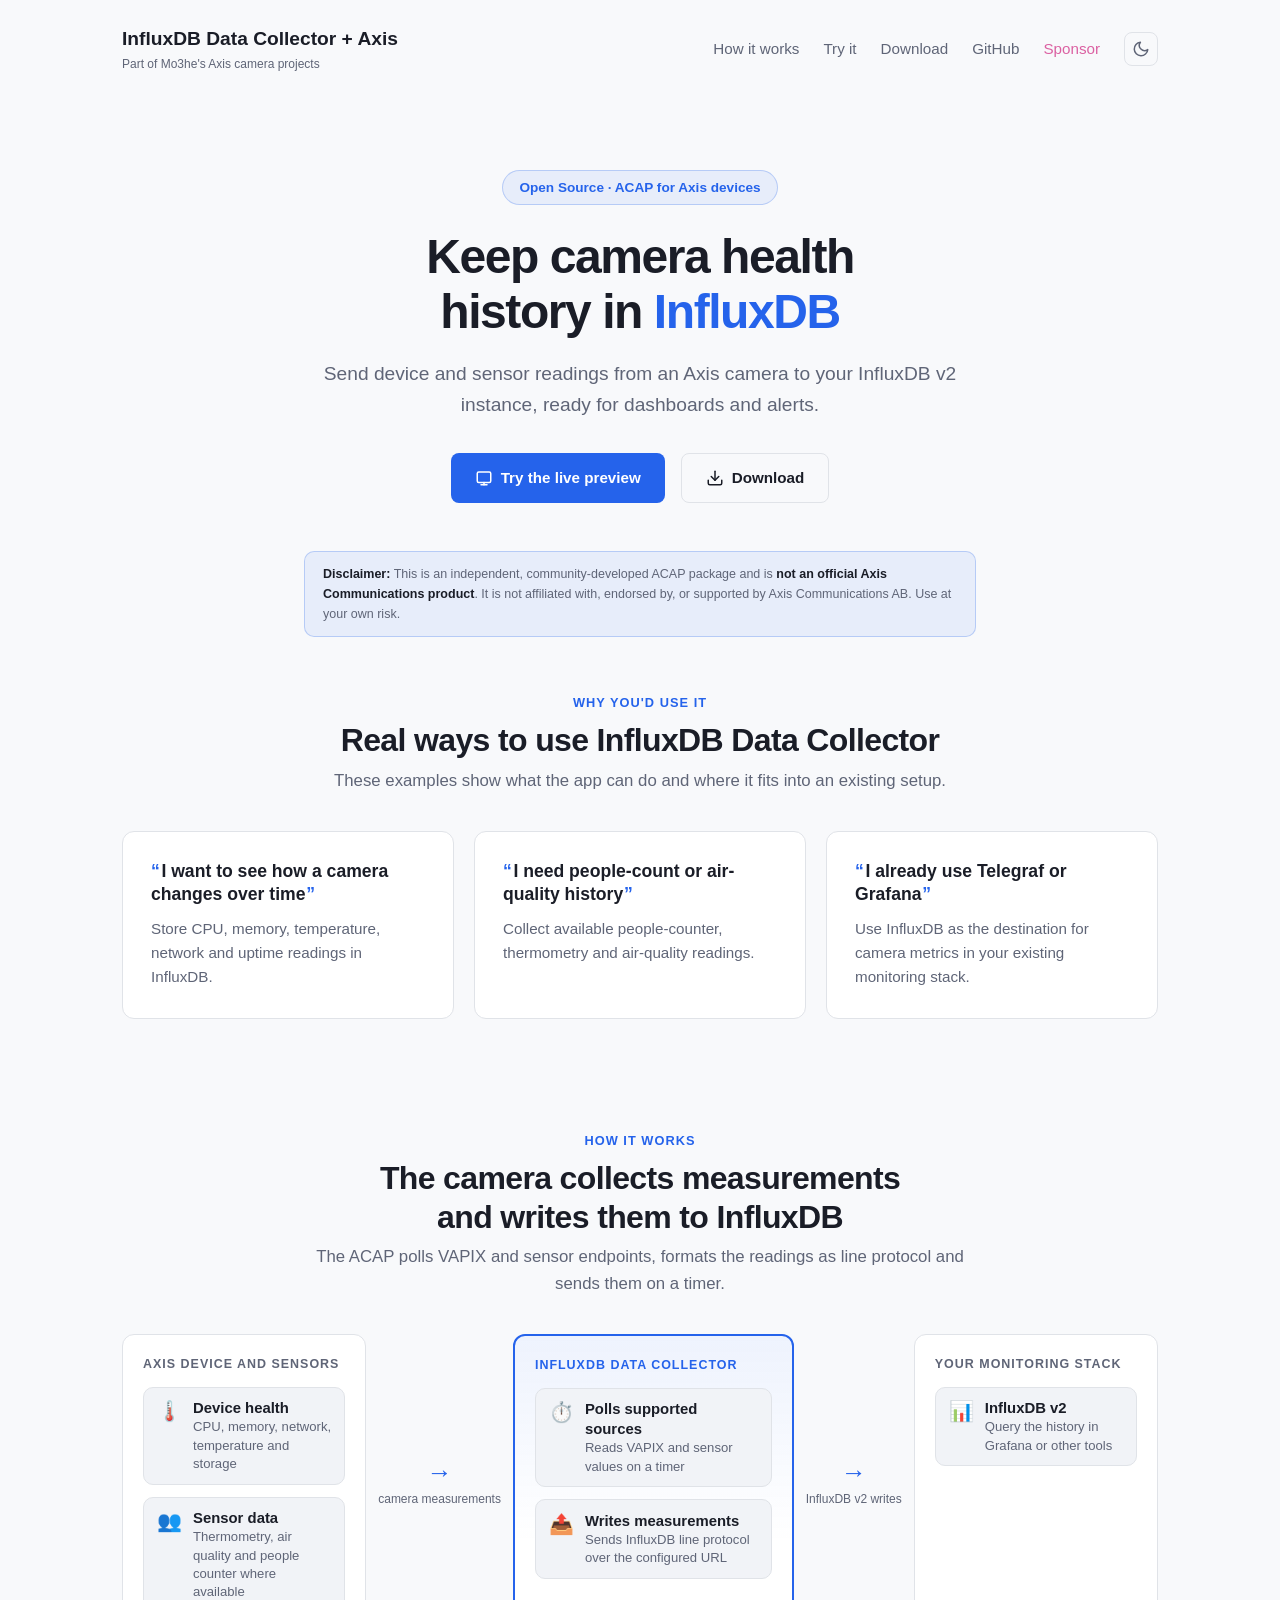
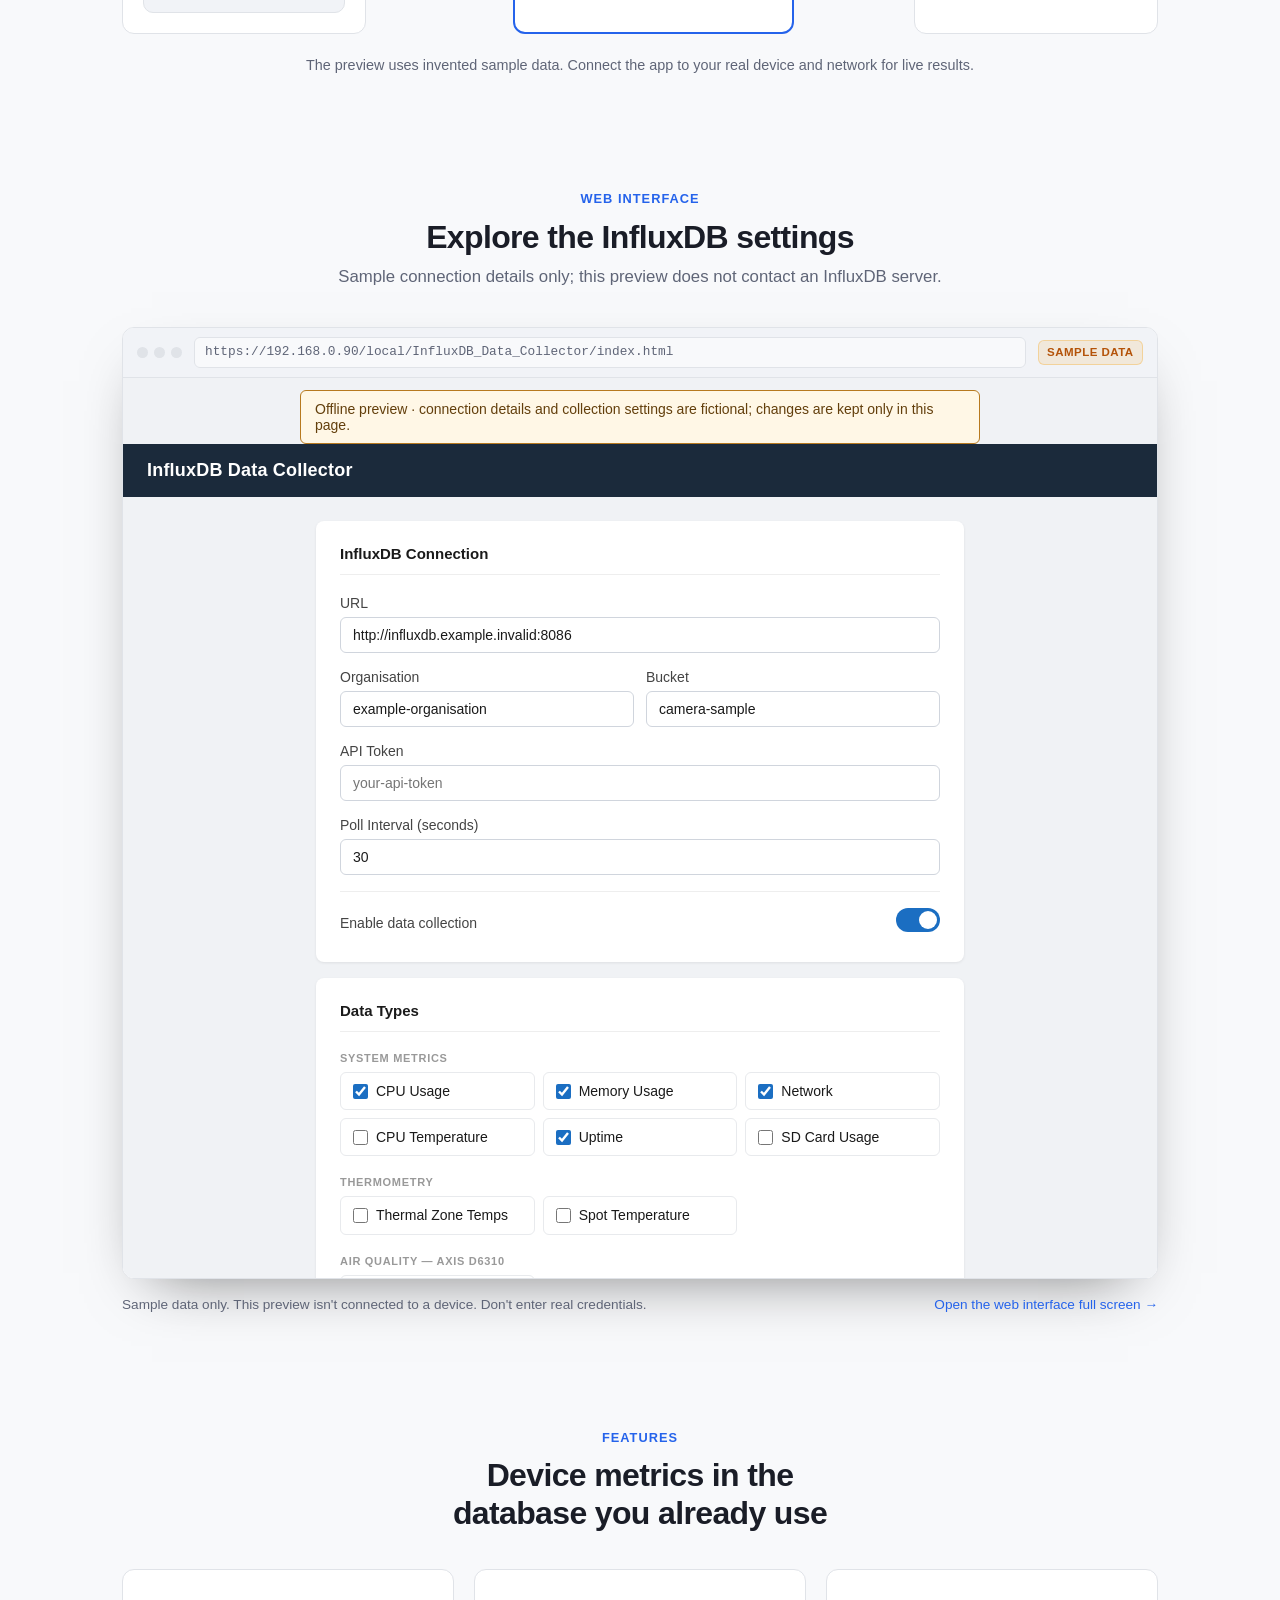
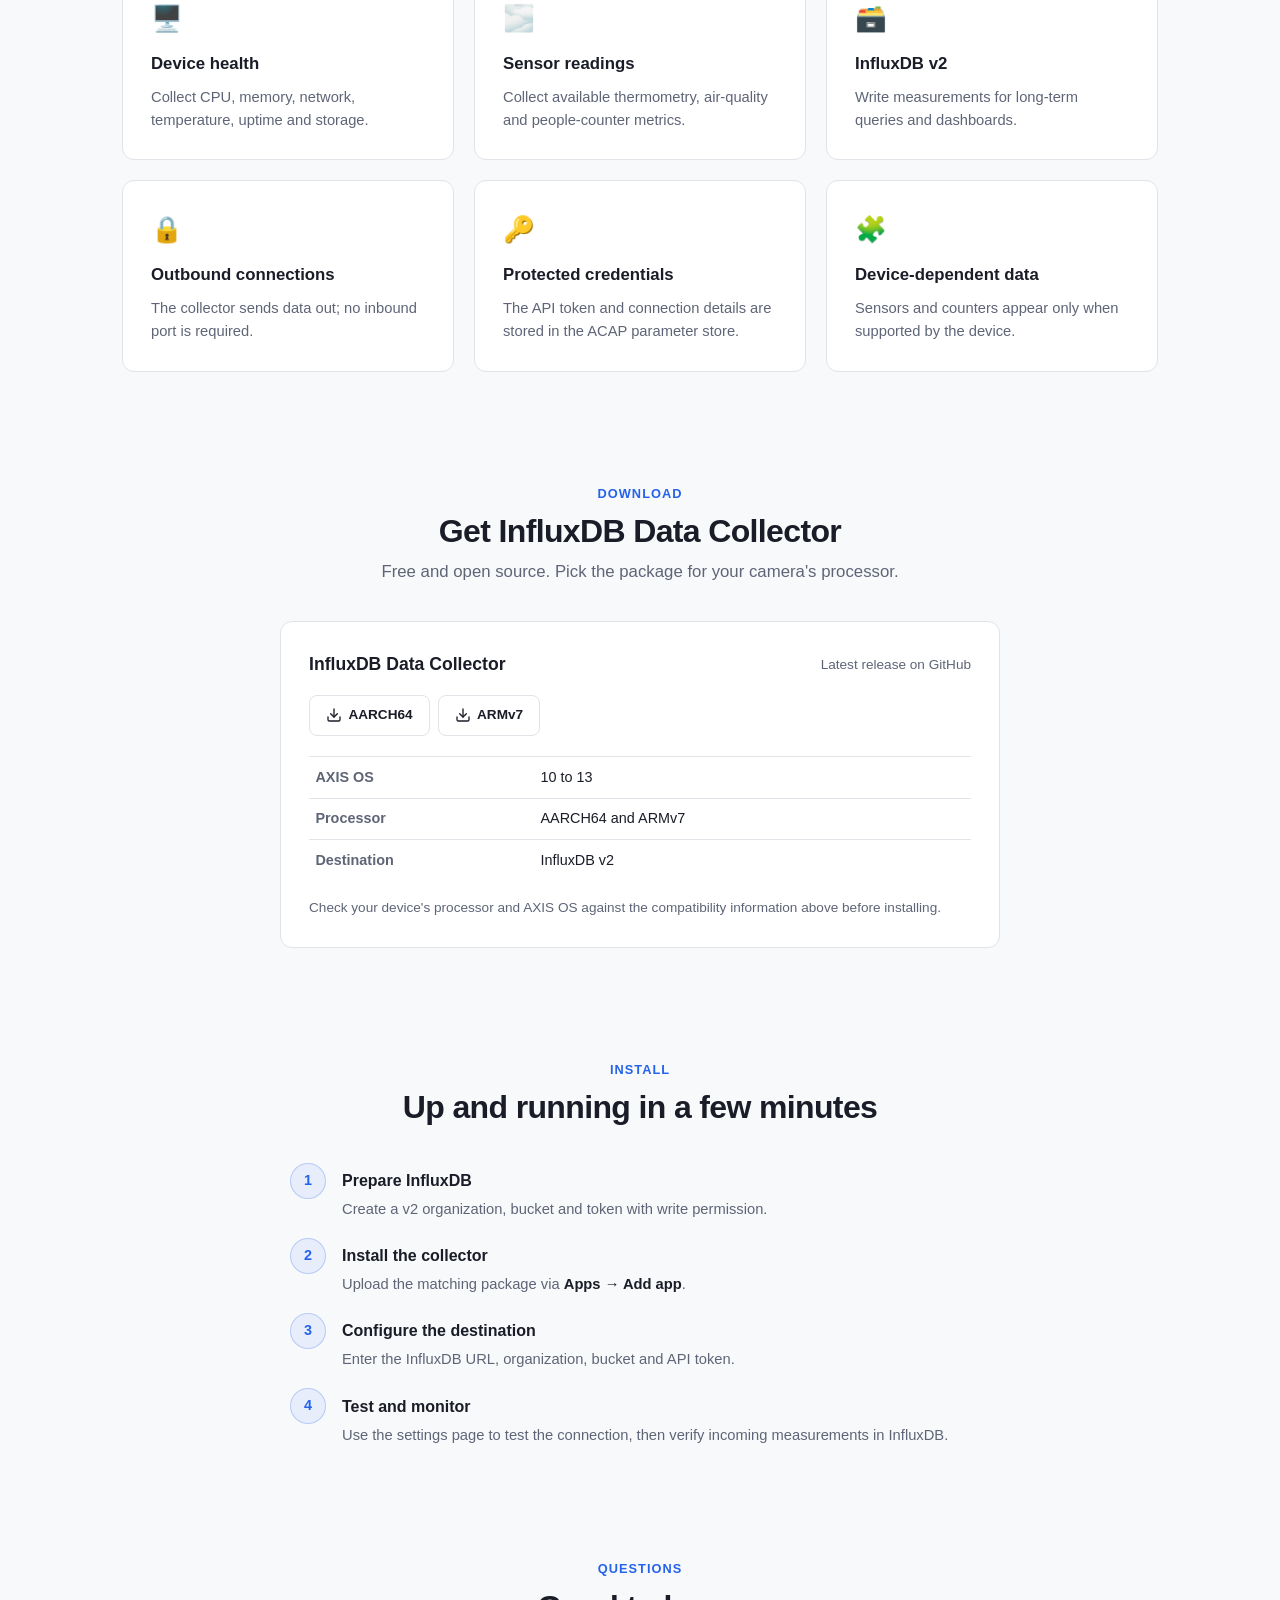
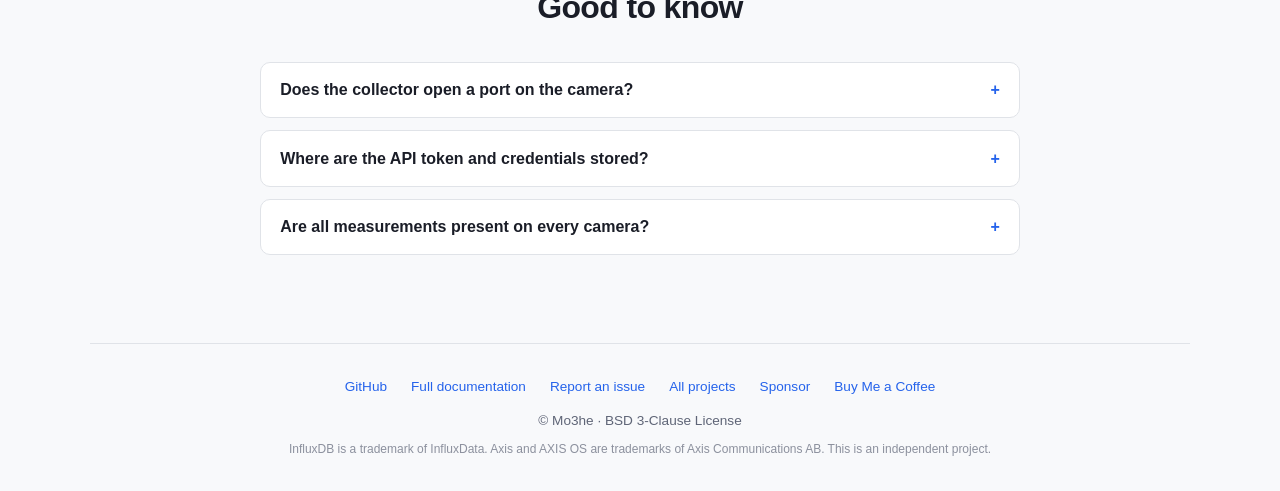
<file: docs/index.html>
<!DOCTYPE html>
<html lang="en">
<head>
  <meta charset="UTF-8">
  <meta name="viewport" content="width=device-width, initial-scale=1.0">
  <title>InfluxDB Data Collector for Axis Cameras</title>
  <meta name="description" content="Collect Axis camera, recorder and sensor metrics and send them to InfluxDB v2 for dashboards and long-term history.">
  <link rel="canonical" href="https://mo3he.github.io/acap_influxdb_data_collector/">
  <meta property="og:type" content="website">
  <meta property="og:url" content="https://mo3he.github.io/acap_influxdb_data_collector/">
  <meta property="og:title" content="InfluxDB Data Collector for Axis Cameras">
  <meta property="og:description" content="Collect Axis camera, recorder and sensor metrics and send them to InfluxDB v2 for dashboards and long-term history.">
  <meta name="twitter:card" content="summary">
  <meta name="twitter:title" content="InfluxDB Data Collector for Axis Cameras">
  <meta name="twitter:description" content="Collect Axis camera, recorder and sensor metrics and send them to InfluxDB v2 for dashboards and long-term history.">
  <style>
    :root {
      --bg: #0f1117;
      --surface: #181b23;
      --surface-2: #1f232d;
      --border: #262a35;
      --text: #e4e6ed;
      --muted: #8b8fa3;
      --accent: #4f8ff7;
      --accent-hover: #6ba1ff;
      --accent-soft: rgba(79, 143, 247, 0.12);
      --accent-line: rgba(79, 143, 247, 0.25);
      --amber: #f59e0b;
      --radius: 12px;
    }
    [data-theme="light"] {
      --bg: #f8f9fb;
      --surface: #ffffff;
      --surface-2: #f1f3f7;
      --border: #e0e3e8;
      --text: #1a1d27;
      --muted: #5f6577;
      --accent: #2563eb;
      --accent-hover: #1d4ed8;
      --accent-soft: rgba(37, 99, 235, 0.08);
      --accent-line: rgba(37, 99, 235, 0.25);
      --amber: #b45309;
    }
    * { margin: 0; padding: 0; box-sizing: border-box; }
    html { scroll-behavior: smooth; }
    body {
      font-family: -apple-system, BlinkMacSystemFont, 'Segoe UI', Roboto, Oxygen, sans-serif;
      background: var(--bg);
      color: var(--text);
      line-height: 1.6;
    }
    a { color: var(--accent); text-decoration: none; }
    a:hover { color: var(--accent-hover); }
    a:focus-visible, button:focus-visible, summary:focus-visible { outline: 2px solid var(--accent); outline-offset: 3px; border-radius: 4px; }
    code { font-family: ui-monospace, SFMono-Regular, Menlo, monospace; font-size: 0.88em; background: var(--surface-2); border: 1px solid var(--border); border-radius: 5px; padding: 0.05em 0.35em; }
    .wrap { max-width: 1100px; margin: 0 auto; padding: 0 2rem; }
    section { padding: 3.5rem 0; }
    .section-head { text-align: center; max-width: 680px; margin: 0 auto 2.25rem; }
    .section-head h2 { font-size: 2rem; font-weight: 800; letter-spacing: -0.02em; line-height: 1.2; margin-bottom: 0.5rem; text-wrap: balance; }
    .section-head p { color: var(--muted); font-size: 1.05rem; }
    .eyebrow { display: block; color: var(--accent); font-size: 0.8rem; font-weight: 700; letter-spacing: 0.08em; text-transform: uppercase; margin-bottom: 0.5rem; }
    /* Nav */
    nav { display: flex; justify-content: space-between; align-items: center; max-width: 1100px; margin: 0 auto; padding: 1.5rem 2rem; gap: 1rem; }
    nav .logo { font-size: 1.2rem; font-weight: 700; color: var(--text); }
    nav .logo small { display: block; font-size: 0.75rem; font-weight: 500; color: var(--muted); }
    nav .logo small a { color: inherit; }
    nav .logo small a:hover { color: var(--text); }
    nav .links { display: flex; gap: 1.5rem; align-items: center; }
    nav .links a { color: var(--muted); font-size: 0.95rem; }
    nav .links a:hover { color: var(--text); }
    nav .links a.sponsor { color: #db61a2; }
    .theme-toggle { background: none; border: 1px solid var(--border); color: var(--muted); cursor: pointer; border-radius: 8px; padding: 0.4rem; display: flex; align-items: center; justify-content: center; transition: all 0.2s; width: 34px; height: 34px; }
    .theme-toggle:hover { border-color: var(--muted); color: var(--text); }
    .theme-toggle svg { width: 18px; height: 18px; }
    /* Hero */
    .hero { text-align: center; padding: 4.5rem 2rem 3rem; max-width: 820px; margin: 0 auto; }
    .badge { display: inline-block; background: var(--accent-soft); color: var(--accent); padding: 0.35rem 1rem; border-radius: 20px; font-size: 0.85rem; font-weight: 600; margin-bottom: 1.5rem; border: 1px solid var(--accent-line); }
    .badge.beta { background: rgba(245, 158, 11, 0.12); color: var(--amber); border-color: rgba(245, 158, 11, 0.3); }
    .hero h1 { font-size: 3rem; font-weight: 800; letter-spacing: -0.03em; line-height: 1.15; margin-bottom: 1.25rem; text-wrap: balance; }
    .hero h1 span { color: var(--accent); }
    @media (min-width: 641px) { .hero h1 span { white-space: nowrap; } }
    .hero p { font-size: 1.2rem; color: var(--muted); max-width: 640px; margin: 0 auto 2rem; }
    .hero-buttons { display: flex; gap: 1rem; justify-content: center; flex-wrap: wrap; }
    .btn { display: inline-flex; align-items: center; gap: 0.5rem; padding: 0.75rem 1.5rem; border-radius: 8px; font-size: 0.95rem; font-weight: 600; transition: all 0.2s; }
    .btn svg { width: 18px; height: 18px; }
    .btn-primary { background: var(--accent); color: #fff; }
    .btn-primary:hover { background: var(--accent-hover); color: #fff; }
    .btn-outline { border: 1px solid var(--border); color: var(--text); background: transparent; }
    .btn-outline:hover { border-color: var(--muted); color: var(--text); }
    .disclaimer { max-width: 720px; margin: 0 auto; padding: 0 1.5rem; }
    .disclaimer div { background: var(--accent-soft); border: 1px solid var(--accent-line); border-radius: 10px; padding: 12px 18px; font-size: 12.5px; color: var(--muted); line-height: 1.6; }
    .disclaimer strong { color: var(--text); }
    /* Story cards */
    .story-grid { display: grid; grid-template-columns: repeat(auto-fit, minmax(280px, 1fr)); gap: 1.25rem; }
    .story { background: var(--surface); border: 1px solid var(--border); border-radius: var(--radius); padding: 1.75rem; }
    .story .q { font-size: 1.1rem; font-weight: 700; line-height: 1.35; margin-bottom: 0.6rem; }
    .story .q::before { content: "\201C"; color: var(--accent); margin-right: 0.1rem; }
    .story .q::after { content: "\201D"; color: var(--accent); margin-left: 0.05rem; }
    .story p { color: var(--muted); font-size: 0.95rem; }
    /* Flow diagram */
    .flow { display: grid; grid-template-columns: 1fr auto 1.15fr auto 1fr; align-items: stretch; gap: 0.75rem; }
    .flow-col { background: var(--surface); border: 1px solid var(--border); border-radius: var(--radius); padding: 1.25rem; display: flex; flex-direction: column; gap: 0.75rem; }
    .flow-col.core { border: 2px solid var(--accent); background: linear-gradient(180deg, var(--accent-soft), transparent 70%), var(--surface); }
    .flow-col h3 { font-size: 0.78rem; font-weight: 700; letter-spacing: 0.08em; text-transform: uppercase; color: var(--muted); }
    .flow-col.core h3 { color: var(--accent); }
    .node { display: flex; gap: 0.7rem; align-items: flex-start; background: var(--surface-2); border: 1px solid var(--border); border-radius: 10px; padding: 0.65rem 0.8rem; }
    .node .i { font-size: 1.25rem; line-height: 1.3; }
    .node strong { display: block; font-size: 0.93rem; line-height: 1.35; }
    .node span { display: block; color: var(--muted); font-size: 0.82rem; line-height: 1.4; }
    .flow-link { display: flex; flex-direction: column; align-items: center; justify-content: center; gap: 0.35rem; color: var(--accent); min-width: 72px; }
    .flow-link .arrow { font-size: 1.6rem; line-height: 1; }
    .flow-link .arrow::before { content: "\2192"; }
    .flow-link small { color: var(--muted); font-size: 0.75rem; text-align: center; max-width: 9rem; line-height: 1.35; }
    .flow-note { text-align: center; color: var(--muted); font-size: 0.9rem; margin: 1.25rem auto 0; max-width: 760px; }
    /* Preview */
    .preview-tabs { display: flex; gap: 0.5rem; justify-content: center; flex-wrap: wrap; margin-bottom: 1rem; }
    .preview-tabs button { font: inherit; font-size: 0.9rem; font-weight: 600; color: var(--muted); background: transparent; border: 1px solid var(--border); border-radius: 20px; padding: 0.4rem 1rem; cursor: pointer; }
    .preview-tabs button:hover { color: var(--text); border-color: var(--muted); }
    .preview-tabs button[aria-selected="true"] { color: var(--accent); background: var(--accent-soft); border-color: var(--accent-line); }
    .browser { border: 1px solid var(--border); border-radius: var(--radius); overflow: hidden; background: var(--surface); box-shadow: 0 24px 60px -30px rgba(0, 0, 0, 0.55); }
    .browser-bar { display: flex; align-items: center; gap: 0.75rem; padding: 0.6rem 0.9rem; border-bottom: 1px solid var(--border); background: var(--surface-2); }
    .dots { display: flex; gap: 6px; }
    .dots i { width: 11px; height: 11px; border-radius: 50%; background: var(--border); display: block; }
    .url { flex: 1; min-width: 0; font-family: ui-monospace, SFMono-Regular, Menlo, monospace; font-size: 0.8rem; color: var(--muted); background: var(--bg); border: 1px solid var(--border); border-radius: 6px; padding: 0.25rem 0.6rem; white-space: nowrap; overflow: hidden; text-overflow: ellipsis; }
    .sample { font-size: 0.72rem; font-weight: 700; letter-spacing: 0.04em; text-transform: uppercase; color: var(--amber); background: rgba(245, 158, 11, 0.12); border: 1px solid rgba(245, 158, 11, 0.3); border-radius: 6px; padding: 0.15rem 0.5rem; white-space: nowrap; }
    .browser iframe { display: block; width: 100%; border: 0; background: #fff; }
    .preview-foot { display: flex; justify-content: space-between; gap: 1rem; flex-wrap: wrap; color: var(--muted); font-size: 0.85rem; margin-top: 0.9rem; }
    /* Features */
    .features { display: grid; grid-template-columns: repeat(auto-fit, minmax(300px, 1fr)); gap: 1.25rem; }
    .feature-card { background: var(--surface); border: 1px solid var(--border); border-radius: var(--radius); padding: 1.75rem; }
    .feature-card .icon { font-size: 1.6rem; margin-bottom: 0.75rem; }
    .feature-card h3 { font-size: 1.05rem; font-weight: 700; margin-bottom: 0.5rem; }
    .feature-card p { color: var(--muted); font-size: 0.92rem; line-height: 1.55; }
    /* Download */
    .download-card { max-width: 720px; margin: 0 auto; background: var(--surface); border: 1px solid var(--border); border-radius: var(--radius); padding: 1.75rem; }
    .download-card .row { display: flex; justify-content: space-between; align-items: center; gap: 1rem; flex-wrap: wrap; margin-bottom: 1rem; }
    .download-card h3 { font-size: 1.1rem; font-weight: 700; }
    .version { font-size: 0.85rem; color: var(--muted); }
    .arch-buttons { display: flex; gap: 0.5rem; flex-wrap: wrap; margin-bottom: 1.25rem; }
    .arch-btn { display: inline-flex; align-items: center; gap: 0.4rem; padding: 0.55rem 1rem; border-radius: 8px; font-size: 0.85rem; font-weight: 600; border: 1px solid var(--border); color: var(--text); background: transparent; transition: all 0.2s; }
    .arch-btn:hover { border-color: var(--accent); color: var(--accent); }
    .arch-btn svg { width: 16px; height: 16px; }
    .compat { width: 100%; border-collapse: collapse; font-size: 0.9rem; }
    .compat th, .compat td { text-align: left; padding: 0.55rem 0.4rem; border-top: 1px solid var(--border); vertical-align: top; }
    .compat th { color: var(--muted); font-weight: 600; width: 34%; }
    .arch-help { color: var(--muted); font-size: 0.85rem; margin-top: 1rem; }
    .arch-help strong { color: var(--text); }
    /* Install */
    .steps { max-width: 700px; margin: 0 auto; display: flex; flex-direction: column; gap: 1rem; }
    .step { display: flex; gap: 1rem; align-items: flex-start; }
    .step-num { min-width: 36px; height: 36px; border-radius: 50%; background: var(--accent-soft); color: var(--accent); display: flex; align-items: center; justify-content: center; font-weight: 700; font-size: 0.9rem; border: 1px solid var(--accent-line); }
    .step-text { padding-top: 0.35rem; }
    .step-text strong { display: block; margin-bottom: 0.15rem; }
    .step-text span { color: var(--muted); font-size: 0.92rem; }
    .step-text span strong { display: inline; color: var(--text); margin: 0; }
    /* FAQ */
    .faq { max-width: 760px; margin: 0 auto; display: flex; flex-direction: column; gap: 0.75rem; }
    .faq details { background: var(--surface); border: 1px solid var(--border); border-radius: 10px; padding: 0.9rem 1.2rem; }
    .faq summary { cursor: pointer; font-weight: 600; list-style: none; display: flex; justify-content: space-between; gap: 1rem; }
    .faq summary::-webkit-details-marker { display: none; }
    .faq summary::after { content: "+"; color: var(--accent); font-weight: 700; }
    .faq details[open] summary::after { content: "\2212"; }
    .faq details p { color: var(--muted); font-size: 0.93rem; margin-top: 0.6rem; }
    /* Footer */
    footer { border-top: 1px solid var(--border); text-align: center; padding: 2rem; color: var(--muted); font-size: 0.85rem; max-width: 1100px; margin: 2rem auto 0; }
    footer .footer-links { display: flex; gap: 1.5rem; justify-content: center; flex-wrap: wrap; margin-bottom: 0.75rem; }
    footer .fine { font-size: 0.75rem; opacity: 0.7; margin-top: 0.5rem; }
    @media (max-width: 900px) {
      .flow { grid-template-columns: 1fr; }
      .flow-link { flex-direction: row; min-width: 0; padding: 0.15rem 0; }
      .flow-link .arrow::before { content: "\2193"; }
      .flow-link small { max-width: none; }
    }
    @media (max-width: 760px) {
      nav { padding: 1rem 1.25rem; flex-wrap: wrap; }
      nav .links { gap: 1rem; flex-wrap: wrap; }
      nav .links .opt { display: none; }
    }
    @media (max-width: 640px) {
      .wrap { padding: 0 1.25rem; }
      section { padding: 2.5rem 0; }
      .hero h1 { font-size: 2.1rem; }
      .hero { padding: 3rem 1.25rem 2rem; }
      .hero p { font-size: 1.05rem; }
      .hero-buttons { flex-direction: column; align-items: center; }
      .section-head h2 { font-size: 1.6rem; }
      .dots { display: none; }
    }
    @media (prefers-reduced-motion: reduce) { html { scroll-behavior: auto; } * { transition: none !important; } }
  </style>
</head>
<body>
  <nav>
    <div class="logo">InfluxDB Data Collector + Axis<small><a href="https://mo3he.github.io/">Part of Mo3he's Axis camera projects</a></small></div>
    <div class="links">
      <a href="#how" class="opt">How it works</a>
      <a href="#preview">Try it</a>
      <a href="#download">Download</a>
      <a href="https://github.com/Mo3he/acap_influxdb_data_collector" target="_blank" rel="noopener">GitHub</a>
      <a href="https://github.com/sponsors/Mo3he" target="_blank" rel="noopener" class="sponsor opt">Sponsor</a>
      <button class="theme-toggle" id="themeToggle" type="button" aria-label="Toggle light and dark theme">
        <svg id="iconSun" viewBox="0 0 24 24" fill="none" stroke="currentColor" stroke-width="2" stroke-linecap="round" stroke-linejoin="round" aria-hidden="true"><circle cx="12" cy="12" r="5"/><line x1="12" y1="1" x2="12" y2="3"/><line x1="12" y1="21" x2="12" y2="23"/><line x1="4.22" y1="4.22" x2="5.64" y2="5.64"/><line x1="18.36" y1="18.36" x2="19.78" y2="19.78"/><line x1="1" y1="12" x2="3" y2="12"/><line x1="21" y1="12" x2="23" y2="12"/><line x1="4.22" y1="19.78" x2="5.64" y2="18.36"/><line x1="18.36" y1="5.64" x2="19.78" y2="4.22"/></svg>
        <svg id="iconMoon" viewBox="0 0 24 24" fill="none" stroke="currentColor" stroke-width="2" stroke-linecap="round" stroke-linejoin="round" style="display:none" aria-hidden="true"><path d="M21 12.79A9 9 0 1 1 11.21 3 7 7 0 0 0 21 12.79z"/></svg>
      </button>
    </div>
  </nav>

  <header class="hero">
    <div class="badge">Open Source &middot; ACAP for Axis devices</div>
    <h1>Keep camera health history in <span>InfluxDB</span></h1>
    <p>Send device and sensor readings from an Axis camera to your InfluxDB v2 instance, ready for dashboards and alerts.</p>
    <div class="hero-buttons">
      <a href="#preview" class="btn btn-primary"><svg viewBox="0 0 24 24" fill="none" stroke="currentColor" stroke-width="2" stroke-linecap="round" stroke-linejoin="round" aria-hidden="true"><rect x="3" y="4" width="18" height="14" rx="2"/><path d="M8 21h8"/><path d="M12 18v3"/></svg> Try the live preview</a>
      <a href="#download" class="btn btn-outline"><svg viewBox="0 0 24 24" fill="none" stroke="currentColor" stroke-width="2" stroke-linecap="round" stroke-linejoin="round" aria-hidden="true"><path d="M21 15v4a2 2 0 0 1-2 2H5a2 2 0 0 1-2-2v-4"/><polyline points="7 10 12 15 17 10"/><line x1="12" y1="15" x2="12" y2="3"/></svg> Download</a>
    </div>
  </header>

  <div class="disclaimer"><div>
    <strong>Disclaimer:</strong> This is an independent, community-developed ACAP package and is <strong>not an official Axis Communications product</strong>. It is not affiliated with, endorsed by, or supported by Axis Communications AB. Use at your own risk.
  </div></div>

  <main>
    <section id="why">
      <div class="wrap">
        <div class="section-head">
          <span class="eyebrow">Why you'd use it</span>
          <h2>Real ways to use InfluxDB Data Collector</h2>
          <p>These examples show what the app can do and where it fits into an existing setup.</p>
        </div>
        <div class="story-grid">
          <div class="story"><div class="q">I want to see how a camera changes over time</div><p>Store CPU, memory, temperature, network and uptime readings in InfluxDB.</p></div>
          <div class="story"><div class="q">I need people-count or air-quality history</div><p>Collect available people-counter, thermometry and air-quality readings.</p></div>
          <div class="story"><div class="q">I already use Telegraf or Grafana</div><p>Use InfluxDB as the destination for camera metrics in your existing monitoring stack.</p></div>
        </div>
      </div>
    </section>

    <section id="how">
      <div class="wrap">
        <div class="section-head">
          <span class="eyebrow">How it works</span>
          <h2>The camera collects measurements and writes them to InfluxDB</h2>
          <p>The ACAP polls VAPIX and sensor endpoints, formats the readings as line protocol and sends them on a timer.</p>
        </div>
        <div class="flow">
          <div class="flow-col">
            <h3>Axis device and sensors</h3>
            <div class="node"><span class="i" aria-hidden="true">🌡️</span><div><strong>Device health</strong><span>CPU, memory, network, temperature and storage</span></div></div>
            <div class="node"><span class="i" aria-hidden="true">👥</span><div><strong>Sensor data</strong><span>Thermometry, air quality and people counter where available</span></div></div>
          </div>
          <div class="flow-link"><span class="arrow" aria-hidden="true"></span><small>camera measurements</small></div>
          <div class="flow-col core">
            <h3>InfluxDB Data Collector</h3>
            <div class="node"><span class="i" aria-hidden="true">⏱️</span><div><strong>Polls supported sources</strong><span>Reads VAPIX and sensor values on a timer</span></div></div>
            <div class="node"><span class="i" aria-hidden="true">📤</span><div><strong>Writes measurements</strong><span>Sends InfluxDB line protocol over the configured URL</span></div></div>
          </div>
          <div class="flow-link"><span class="arrow" aria-hidden="true"></span><small>InfluxDB v2 writes</small></div>
          <div class="flow-col">
            <h3>Your monitoring stack</h3>
            <div class="node"><span class="i" aria-hidden="true">📊</span><div><strong>InfluxDB v2</strong><span>Query the history in Grafana or other tools</span></div></div>
          </div>
        </div>
        <p class="flow-note">The preview uses invented sample data. Connect the app to your real device and network for live results.</p>
      </div>
    </section>

    <section id="preview">
      <div class="wrap">
        <div class="section-head">
          <span class="eyebrow">Web interface</span>
          <h2>Explore the InfluxDB settings</h2>
          <p>Sample connection details only; this preview does not contact an InfluxDB server.</p>
        </div>
        <div class="browser">
          <div class="browser-bar">
            <div class="dots" aria-hidden="true"><i></i><i></i><i></i></div>
            <div class="url" id="previewUrl">https://192.168.0.90/local/InfluxDB_Data_Collector/index.html</div>
            <span class="sample">Sample data</span>
          </div>
          <iframe id="previewFrame" src="preview/index.html" title="InfluxDB Data Collector preview with sample data" style="height:900px" loading="lazy" sandbox="allow-scripts allow-same-origin allow-forms allow-modals"></iframe>
        </div>
        <div class="preview-foot">
          <span>Sample data only. This preview isn't connected to a device. Don't enter real credentials.</span>
          <a id="previewFull" href="preview/index.html" target="_blank" rel="noopener">Open the web interface full screen &rarr;</a>
        </div>
      </div>
    </section>

    <section id="features">
      <div class="wrap">
        <div class="section-head">
          <span class="eyebrow">Features</span>
          <h2>Device metrics in the database you already use</h2>
        </div>
        <div class="features">
          <div class="feature-card"><div class="icon" aria-hidden="true">🖥️</div><h3>Device health</h3><p>Collect CPU, memory, network, temperature, uptime and storage.</p></div>
          <div class="feature-card"><div class="icon" aria-hidden="true">🌫️</div><h3>Sensor readings</h3><p>Collect available thermometry, air-quality and people-counter metrics.</p></div>
          <div class="feature-card"><div class="icon" aria-hidden="true">🗃️</div><h3>InfluxDB v2</h3><p>Write measurements for long-term queries and dashboards.</p></div>
          <div class="feature-card"><div class="icon" aria-hidden="true">🔒</div><h3>Outbound connections</h3><p>The collector sends data out; no inbound port is required.</p></div>
          <div class="feature-card"><div class="icon" aria-hidden="true">🔑</div><h3>Protected credentials</h3><p>The API token and connection details are stored in the ACAP parameter store.</p></div>
          <div class="feature-card"><div class="icon" aria-hidden="true">🧩</div><h3>Device-dependent data</h3><p>Sensors and counters appear only when supported by the device.</p></div>
        </div>
      </div>
    </section>

    <section id="download">
      <div class="wrap">
        <div class="section-head">
          <span class="eyebrow">Download</span>
          <h2>Get InfluxDB Data Collector</h2>
          <p>Free and open source. Pick the package for your camera's processor.</p>
        </div>
        <div class="download-card">
          <div class="row"><h3>InfluxDB Data Collector</h3><span class="version" id="relVersion">Latest release on GitHub</span></div>
          <div class="arch-buttons">
            <a class="arch-btn" data-arch="aarch64" href="https://github.com/Mo3he/acap_influxdb_data_collector/releases" target="_blank" rel="noopener"><svg viewBox="0 0 24 24" fill="none" stroke="currentColor" stroke-width="2" stroke-linecap="round" stroke-linejoin="round" aria-hidden="true"><path d="M21 15v4a2 2 0 0 1-2 2H5a2 2 0 0 1-2-2v-4"/><polyline points="7 10 12 15 17 10"/><line x1="12" y1="15" x2="12" y2="3"/></svg> AARCH64</a>
            <a class="arch-btn" data-arch="armv7hf" href="https://github.com/Mo3he/acap_influxdb_data_collector/releases" target="_blank" rel="noopener"><svg viewBox="0 0 24 24" fill="none" stroke="currentColor" stroke-width="2" stroke-linecap="round" stroke-linejoin="round" aria-hidden="true"><path d="M21 15v4a2 2 0 0 1-2 2H5a2 2 0 0 1-2-2v-4"/><polyline points="7 10 12 15 17 10"/><line x1="12" y1="15" x2="12" y2="3"/></svg> ARMv7</a>
          </div>
          <table class="compat">
            <tr><th>AXIS OS</th><td>10 to 13</td></tr>
            <tr><th>Processor</th><td>AARCH64 and ARMv7</td></tr>
            <tr><th>Destination</th><td>InfluxDB v2</td></tr>
          </table>
          <p class="arch-help">Check your device's processor and AXIS OS against the compatibility information above before installing.</p>
        </div>
      </div>
    </section>

    <section id="install">
      <div class="wrap">
        <div class="section-head">
          <span class="eyebrow">Install</span>
          <h2>Up and running in a few minutes</h2>
        </div>
        <div class="steps">
          <div class="step"><div class="step-num">1</div><div class="step-text"><strong>Prepare InfluxDB</strong><span>Create a v2 organization, bucket and token with write permission.</span></div></div>
          <div class="step"><div class="step-num">2</div><div class="step-text"><strong>Install the collector</strong><span>Upload the matching package via <strong>Apps &rarr; Add app</strong>.</span></div></div>
          <div class="step"><div class="step-num">3</div><div class="step-text"><strong>Configure the destination</strong><span>Enter the InfluxDB URL, organization, bucket and API token.</span></div></div>
          <div class="step"><div class="step-num">4</div><div class="step-text"><strong>Test and monitor</strong><span>Use the settings page to test the connection, then verify incoming measurements in InfluxDB.</span></div></div>
        </div>
      </div>
    </section>

    <section id="faq">
      <div class="wrap">
        <div class="section-head">
          <span class="eyebrow">Questions</span>
          <h2>Good to know</h2>
        </div>
        <div class="faq">
          <details><summary>Does the collector open a port on the camera?</summary><p>No. It makes outbound connections to the configured InfluxDB endpoint.</p></details>
          <details><summary>Where are the API token and credentials stored?</summary><p>They are stored in the ACAP parameter store. Protect camera administration and use a restricted InfluxDB token.</p></details>
          <details><summary>Are all measurements present on every camera?</summary><p>No. Available sensor and hardware metrics depend on the camera or recorder model.</p></details>
        </div>
      </div>
    </section>
  </main>

  <footer>
    <div class="footer-links">
      <a href="https://github.com/Mo3he/acap_influxdb_data_collector" target="_blank" rel="noopener">GitHub</a>
      <a href="https://github.com/Mo3he/acap_influxdb_data_collector#readme" target="_blank" rel="noopener">Full documentation</a>
      <a href="https://github.com/Mo3he/acap_influxdb_data_collector/issues" target="_blank" rel="noopener">Report an issue</a>
      <a href="https://mo3he.github.io/">All projects</a>
      <a href="https://github.com/sponsors/Mo3he" target="_blank" rel="noopener">Sponsor</a>
      <a href="https://buymeacoffee.com/mo3he" target="_blank" rel="noopener">Buy Me a Coffee</a>
    </div>
    <p>&copy; Mo3he &middot; BSD 3-Clause License</p>
    <p class="fine">InfluxDB is a trademark of InfluxData. Axis and AXIS OS are trademarks of Axis Communications AB. This is an independent project.</p>
  </footer>

  <script>
    (function () {
      var html = document.documentElement;
      var sun = document.getElementById('iconSun');
      var moon = document.getElementById('iconMoon');
      function applyTheme(theme) {
        if (theme === 'light') { html.setAttribute('data-theme', 'light'); sun.style.display = 'none'; moon.style.display = 'block'; }
        else { html.removeAttribute('data-theme'); sun.style.display = 'block'; moon.style.display = 'none'; }
      }
      var stored = localStorage.getItem('theme');
      var lightQuery = window.matchMedia('(prefers-color-scheme: light)');
      applyTheme(stored || (lightQuery.matches ? 'light' : 'dark'));
      document.getElementById('themeToggle').addEventListener('click', function () {
        var next = html.getAttribute('data-theme') === 'light' ? 'dark' : 'light';
        localStorage.setItem('theme', next);
        applyTheme(next);
      });
      lightQuery.addEventListener('change', function (e) {
        if (!localStorage.getItem('theme')) applyTheme(e.matches ? 'light' : 'dark');
      });

      var frame = document.getElementById('previewFrame');
      var url = document.getElementById('previewUrl');
      var full = document.getElementById('previewFull');
      var tabs = document.querySelectorAll('.preview-tabs button');
      var previewSrcs = [];
      for (var t = 0; t < tabs.length && t < previewSrcs.length; t++) {
        tabs[t].addEventListener('click', (function (src) {
          return function () {
            for (var k = 0; k < tabs.length; k++) tabs[k].setAttribute('aria-selected', 'false');
            this.setAttribute('aria-selected', 'true');
            frame.src = src;
            frame.title = this.getAttribute('data-title');
            url.textContent = this.getAttribute('data-url');
            full.href = src;
          };
        })(previewSrcs[t]));
      }

      // Point the architecture buttons at the newest release's packages. Prefer a
      // stable release; fall back to the newest pre-release for beta projects.
      fetch('https://api.github.com/repos/Mo3he/acap_influxdb_data_collector/releases?per_page=10')
        .then(function (r) { return r.ok ? r.json() : []; })
        .then(function (releases) {
          var rel = null, i;
          for (i = 0; i < releases.length && !rel; i++) if (!releases[i].draft && !releases[i].prerelease) rel = releases[i];
          for (i = 0; i < releases.length && !rel; i++) if (!releases[i].draft) rel = releases[i];
          if (!rel) return;
          document.getElementById('relVersion').textContent = rel.tag_name + (rel.prerelease ? ' (pre-release)' : '') + ' \u00b7 ' + new Date(rel.published_at).toLocaleDateString(undefined, { year: 'numeric', month: 'short', day: 'numeric' });
          var buttons = document.querySelectorAll('a[data-arch]');
          for (i = 0; i < buttons.length; i++) {
            var arch = buttons[i].getAttribute('data-arch');
            for (var j = 0; j < rel.assets.length; j++) {
              var name = rel.assets[j].name.toLowerCase();
              if (name.endsWith('_' + arch + '.eap') && !name.includes('_hksv_')) {
                buttons[i].href = rel.assets[j].browser_download_url;
                buttons[i].removeAttribute('target');
                break;
              }
            }
          }
        })
        .catch(function () {});
    })();
  </script>
</body>
</html>
</file>
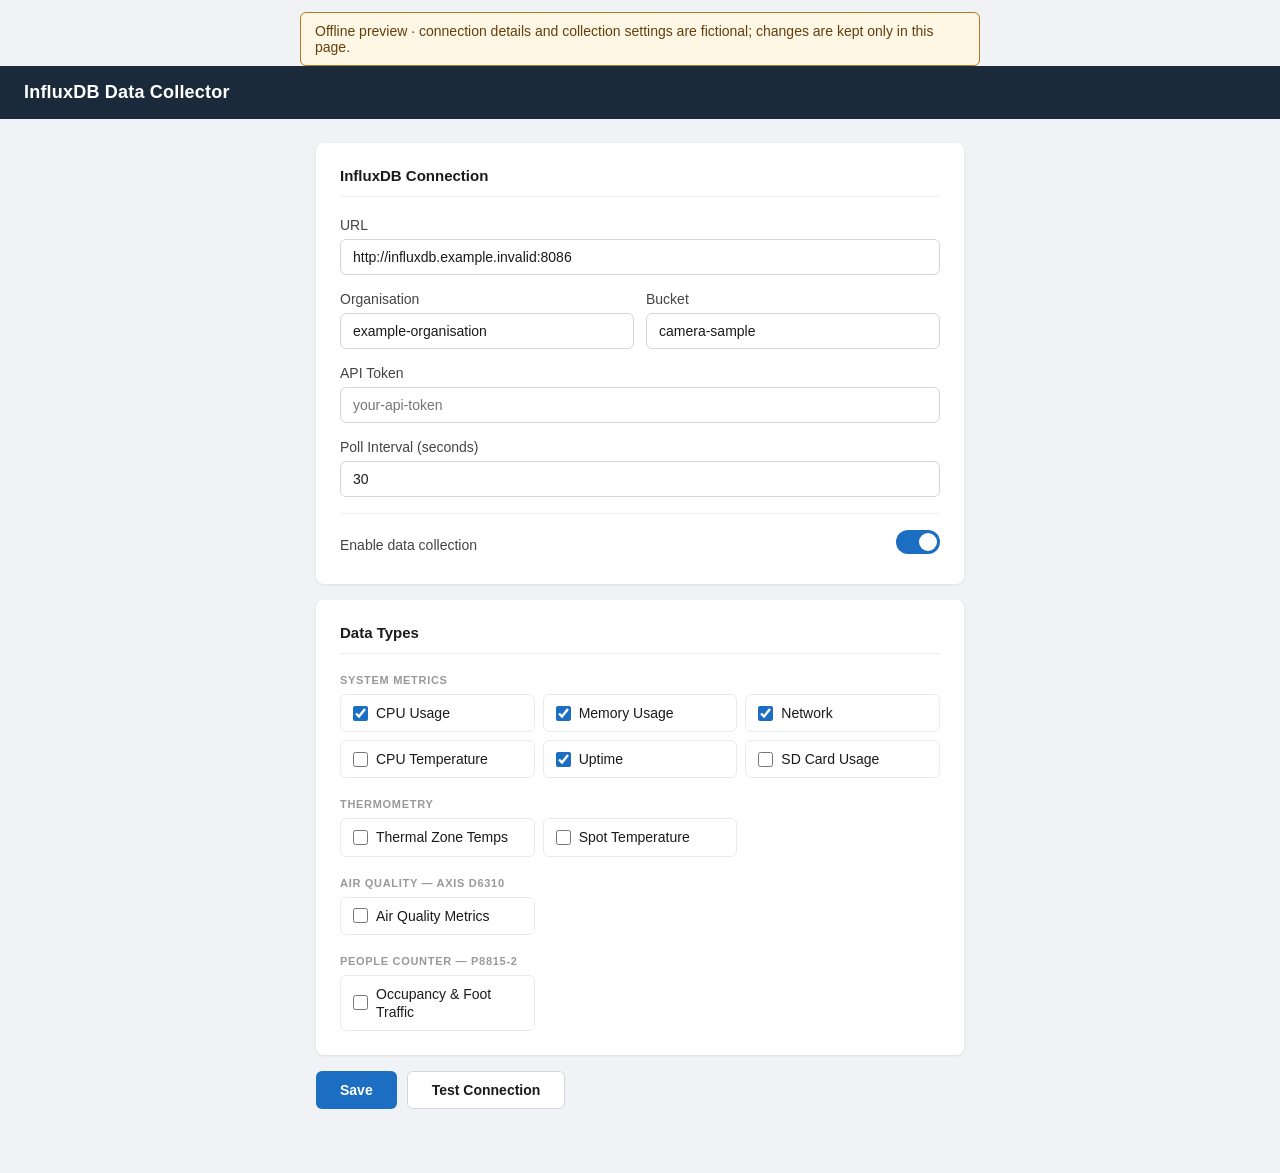
<file: docs/preview/index.html>
<!DOCTYPE html>
<html lang="en">
<head>
    <meta charset="UTF-8">
    <meta name="viewport" content="width=device-width, initial-scale=1.0">
    <title>InfluxDB Data Collector</title>
    <link rel="stylesheet" href="css/style.css">
</head>
<body>
    <div style="max-width:680px;margin:12px auto 0;padding:10px 14px;border:1px solid #b7791f;border-radius:6px;background:#fff7e6;color:#633f0c">
        Offline preview · connection details and collection settings are fictional; changes are kept only in this page.
    </div>
    <header>
        <h1>InfluxDB Data Collector</h1>
    </header>

    <main>
        <section class="card">
            <h2>InfluxDB Connection</h2>
            <div class="form-group">
                <label for="influxdbUrl">URL</label>
                <input type="text" id="influxdbUrl" placeholder="http://192.168.1.100:8086">
            </div>
            <div class="form-row">
                <div class="form-group">
                    <label for="influxdbOrg">Organisation</label>
                    <input type="text" id="influxdbOrg" placeholder="my-org">
                </div>
                <div class="form-group">
                    <label for="influxdbBucket">Bucket</label>
                    <input type="text" id="influxdbBucket" placeholder="my-bucket">
                </div>
            </div>
            <div class="form-group">
                <label for="influxdbToken">API Token</label>
                <input type="password" id="influxdbToken" placeholder="your-api-token">
            </div>
            <div class="form-group">
                <label for="pollInterval">Poll Interval (seconds)</label>
                <input type="number" id="pollInterval" min="10" max="3600" value="30">
            </div>
            <div class="toggle-row">
                <span>Enable data collection</span>
                <label class="toggle">
                    <input type="checkbox" id="influxdbEnabled">
                    <span class="slider"></span>
                </label>
            </div>
        </section>

        <section class="card">
            <h2>Data Types</h2>

            <p class="group-label">System Metrics</p>
            <div class="checkbox-grid">
                <label class="check-item">
                    <input type="checkbox" name="cpu">
                    <span>CPU Usage</span>
                </label>
                <label class="check-item">
                    <input type="checkbox" name="memory">
                    <span>Memory Usage</span>
                </label>
                <label class="check-item">
                    <input type="checkbox" name="network">
                    <span>Network</span>
                </label>
                <label class="check-item">
                    <input type="checkbox" name="temperature">
                    <span>CPU Temperature</span>
                </label>
                <label class="check-item">
                    <input type="checkbox" name="uptime">
                    <span>Uptime</span>
                </label>
                <label class="check-item">
                    <input type="checkbox" name="storage">
                    <span>SD Card Usage</span>
                </label>
            </div>

            <p class="group-label">Thermometry</p>
            <div class="checkbox-grid">
                <label class="check-item">
                    <input type="checkbox" name="thermometry">
                    <span>Thermal Zone Temps</span>
                </label>
                <label class="check-item">
                    <input type="checkbox" name="spot_temperature">
                    <span>Spot Temperature</span>
                </label>
            </div>

            <p class="group-label">Air Quality — AXIS D6310</p>
            <div class="checkbox-grid">
                <label class="check-item">
                    <input type="checkbox" name="air_quality">
                    <span>Air Quality Metrics</span>
                </label>
            </div>

            <p class="group-label">People Counter — P8815-2</p>
            <div class="checkbox-grid">
                <label class="check-item">
                    <input type="checkbox" name="people_counter">
                    <span>Occupancy &amp; Foot Traffic</span>
                </label>
            </div>
        </section>

        <div class="actions">
            <button id="saveBtn" class="btn primary">Save</button>
            <button id="testBtn" class="btn secondary">Test Connection</button>
        </div>

        <div id="toast" class="toast"></div>
    </main>

    <script src="mock.js"></script>
    <script src="js/app.js"></script>
</body>
</html>
</file>
<file: docs/preview/css/style.css>
* { margin: 0; padding: 0; box-sizing: border-box; }

body {
    font-family: -apple-system, BlinkMacSystemFont, 'Segoe UI', Roboto, sans-serif;
    font-size: 14px;
    background: #f0f2f5;
    color: #1a1a1a;
}

header {
    background: #1b2a3b;
    padding: 16px 24px;
}

header h1 {
    color: #fff;
    font-size: 18px;
    font-weight: 600;
    letter-spacing: 0.2px;
}

main {
    max-width: 680px;
    margin: 24px auto;
    padding: 0 16px 40px;
}

.card {
    background: #fff;
    border-radius: 8px;
    padding: 24px;
    margin-bottom: 16px;
    box-shadow: 0 1px 3px rgba(0,0,0,0.08);
}

h2 {
    font-size: 15px;
    font-weight: 600;
    color: #1a1a1a;
    margin-bottom: 20px;
    padding-bottom: 12px;
    border-bottom: 1px solid #eee;
}

.form-group {
    margin-bottom: 16px;
}

.form-row {
    display: grid;
    grid-template-columns: 1fr 1fr;
    gap: 12px;
}

label {
    display: block;
    font-weight: 500;
    color: #444;
    margin-bottom: 6px;
}

input[type="text"],
input[type="password"],
input[type="number"] {
    width: 100%;
    padding: 9px 12px;
    border: 1px solid #d0d5dd;
    border-radius: 6px;
    font-size: 14px;
    color: #1a1a1a;
    background: #fff;
    transition: border-color 0.15s;
}

input[type="text"]:focus,
input[type="password"]:focus,
input[type="number"]:focus {
    outline: none;
    border-color: #1b6ec2;
    box-shadow: 0 0 0 3px rgba(27,110,194,0.12);
}

.toggle-row {
    display: flex;
    align-items: center;
    justify-content: space-between;
    padding-top: 16px;
    margin-top: 4px;
    border-top: 1px solid #eee;
    font-weight: 500;
    color: #444;
}

.toggle {
    position: relative;
    display: inline-block;
    width: 44px;
    height: 24px;
}

.toggle input { opacity: 0; width: 0; height: 0; }

.slider {
    position: absolute;
    inset: 0;
    background: #ccc;
    border-radius: 24px;
    cursor: pointer;
    transition: background 0.2s;
}

.slider:before {
    content: '';
    position: absolute;
    width: 18px; height: 18px;
    left: 3px; top: 3px;
    background: #fff;
    border-radius: 50%;
    transition: transform 0.2s;
}

.toggle input:checked + .slider { background: #1b6ec2; }
.toggle input:checked + .slider:before { transform: translateX(20px); }

.group-label {
    font-size: 11px;
    font-weight: 700;
    text-transform: uppercase;
    letter-spacing: 0.7px;
    color: #999;
    margin: 20px 0 8px;
}

.group-label:first-of-type { margin-top: 0; }

.checkbox-grid {
    display: grid;
    grid-template-columns: repeat(auto-fill, minmax(160px, 1fr));
    gap: 8px;
}

.check-item {
    display: flex;
    align-items: center;
    gap: 8px;
    padding: 9px 12px;
    border: 1px solid #e8eaed;
    border-radius: 6px;
    cursor: pointer;
    transition: border-color 0.15s, background 0.15s;
    font-weight: 400;
    color: #1a1a1a;
    margin-bottom: 0;
}

.check-item:hover { border-color: #1b6ec2; background: #f5f9ff; }

.check-item input[type="checkbox"] {
    width: 15px; height: 15px;
    accent-color: #1b6ec2;
    cursor: pointer;
    flex-shrink: 0;
}

.check-item span { line-height: 1.3; }

.actions {
    display: flex;
    gap: 10px;
    margin-top: 4px;
}

.btn {
    padding: 10px 24px;
    border: none;
    border-radius: 6px;
    font-size: 14px;
    font-weight: 600;
    cursor: pointer;
    transition: background 0.15s, transform 0.1s;
}

.btn:active { transform: scale(0.98); }

.btn.primary { background: #1b6ec2; color: #fff; }
.btn.primary:hover { background: #1558a0; }

.btn.secondary { background: #fff; color: #1a1a1a; border: 1px solid #d0d5dd; }
.btn.secondary:hover { background: #f5f5f5; }

.toast {
    position: fixed;
    bottom: 24px;
    left: 50%;
    transform: translateX(-50%) translateY(12px);
    padding: 10px 20px;
    border-radius: 6px;
    font-size: 14px;
    font-weight: 500;
    opacity: 0;
    pointer-events: none;
    transition: opacity 0.2s, transform 0.2s;
    white-space: nowrap;
    z-index: 100;
}

.toast.show { opacity: 1; transform: translateX(-50%) translateY(0); }
.toast.success { background: #1a7f4b; color: #fff; }
.toast.error   { background: #c0392b; color: #fff; }
.toast.info    { background: #1b2a3b; color: #fff; }
</file>
